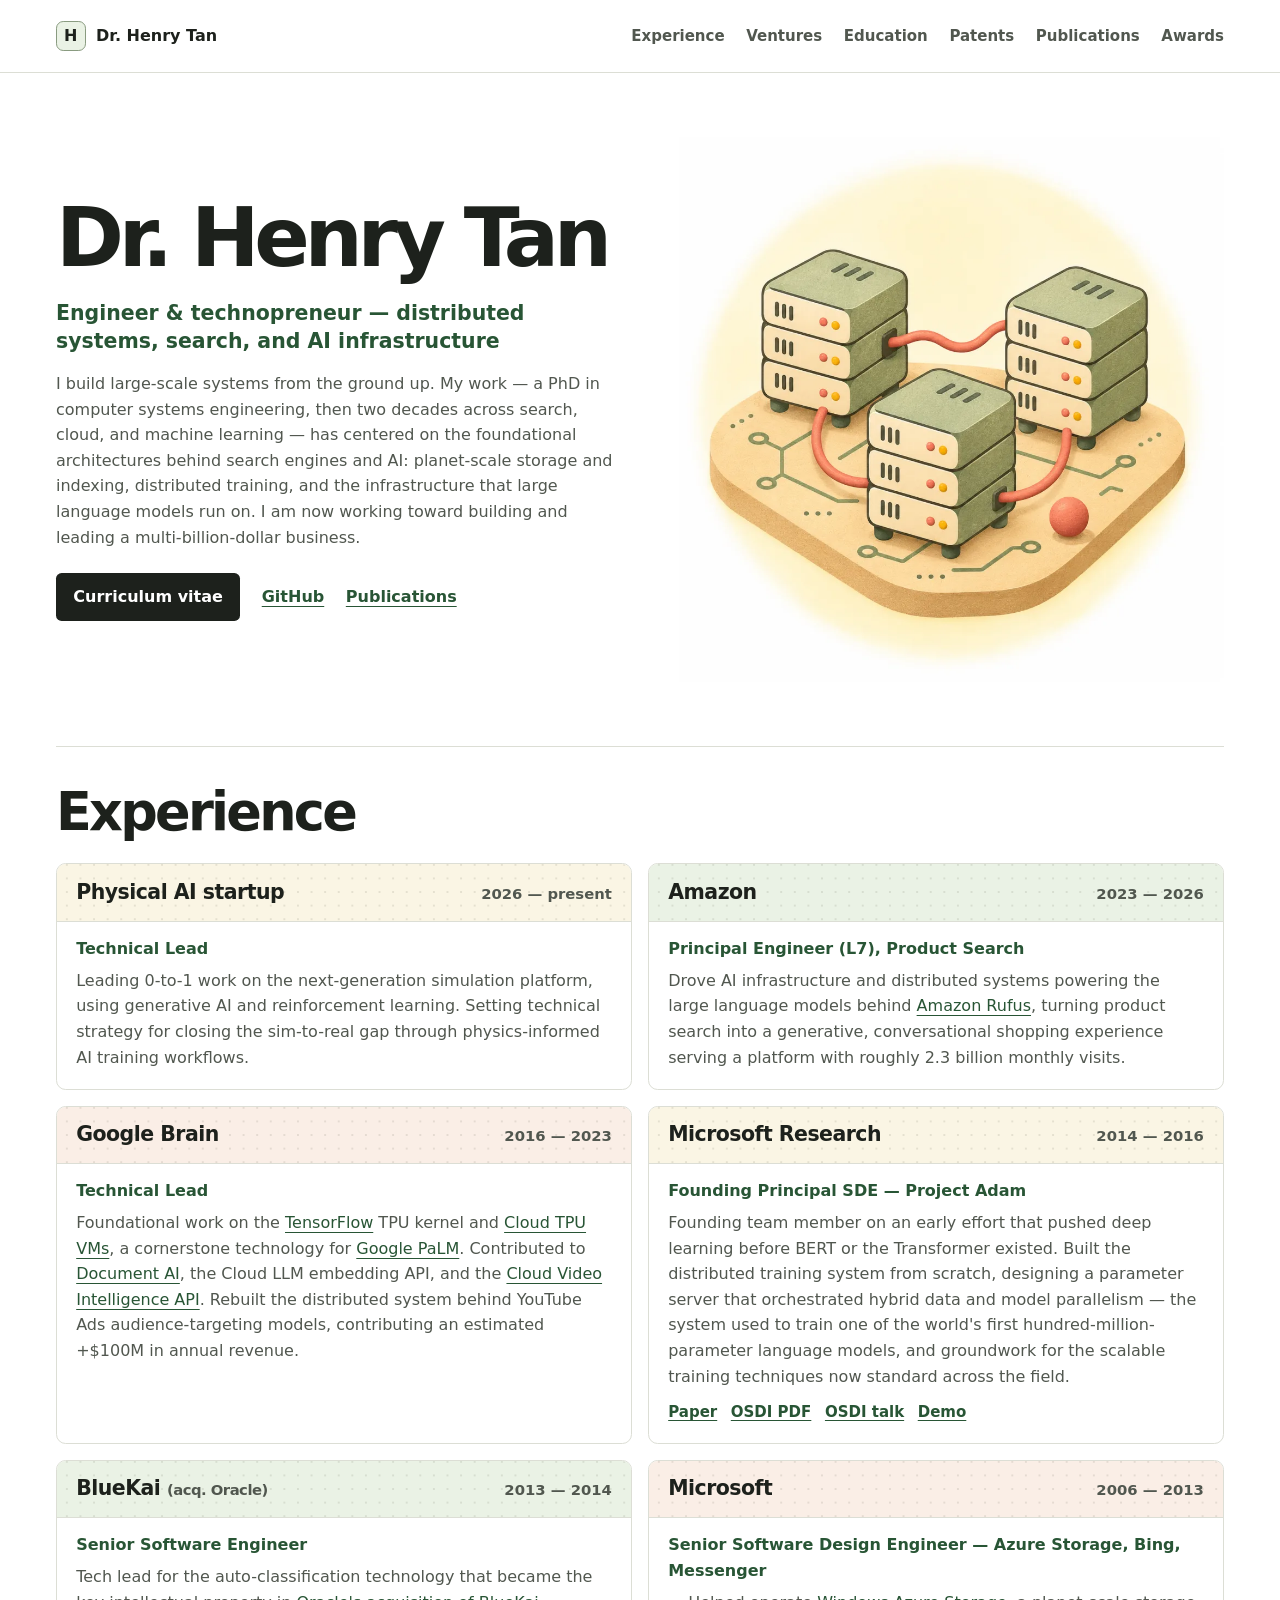
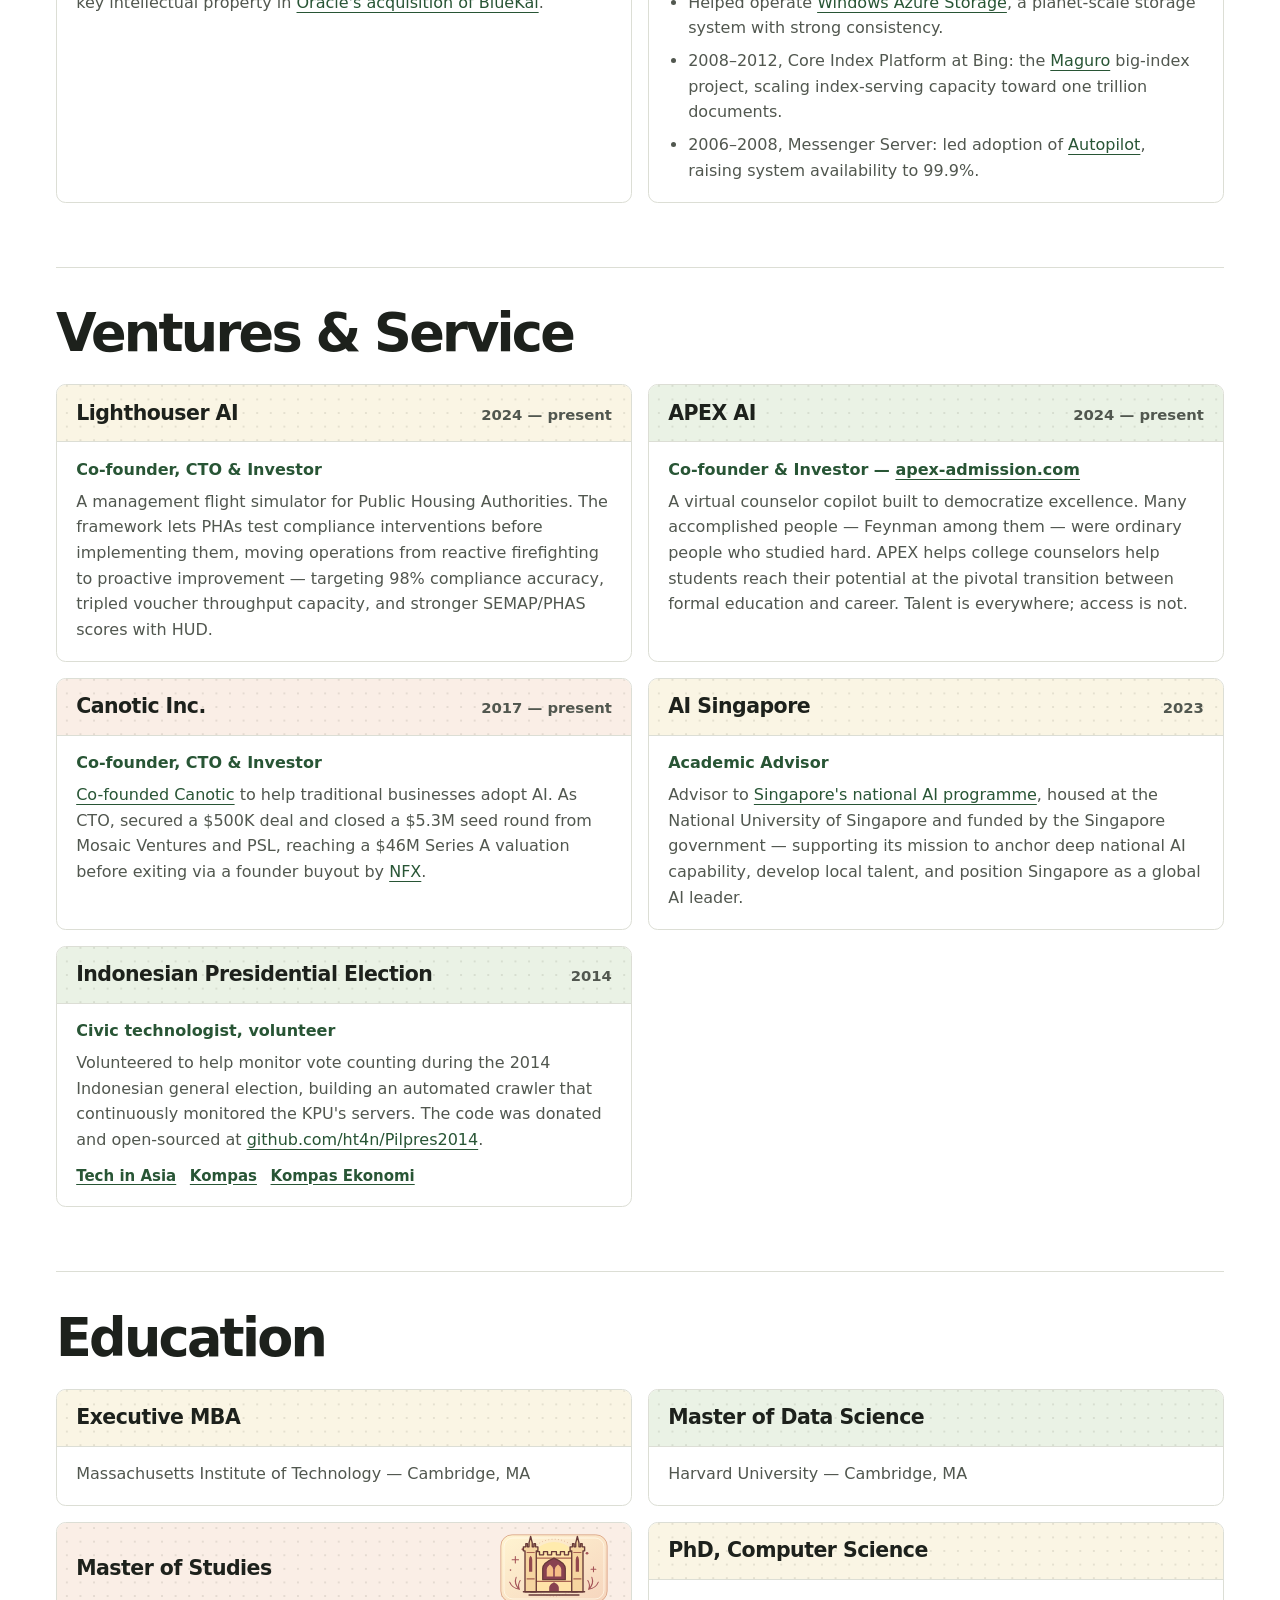
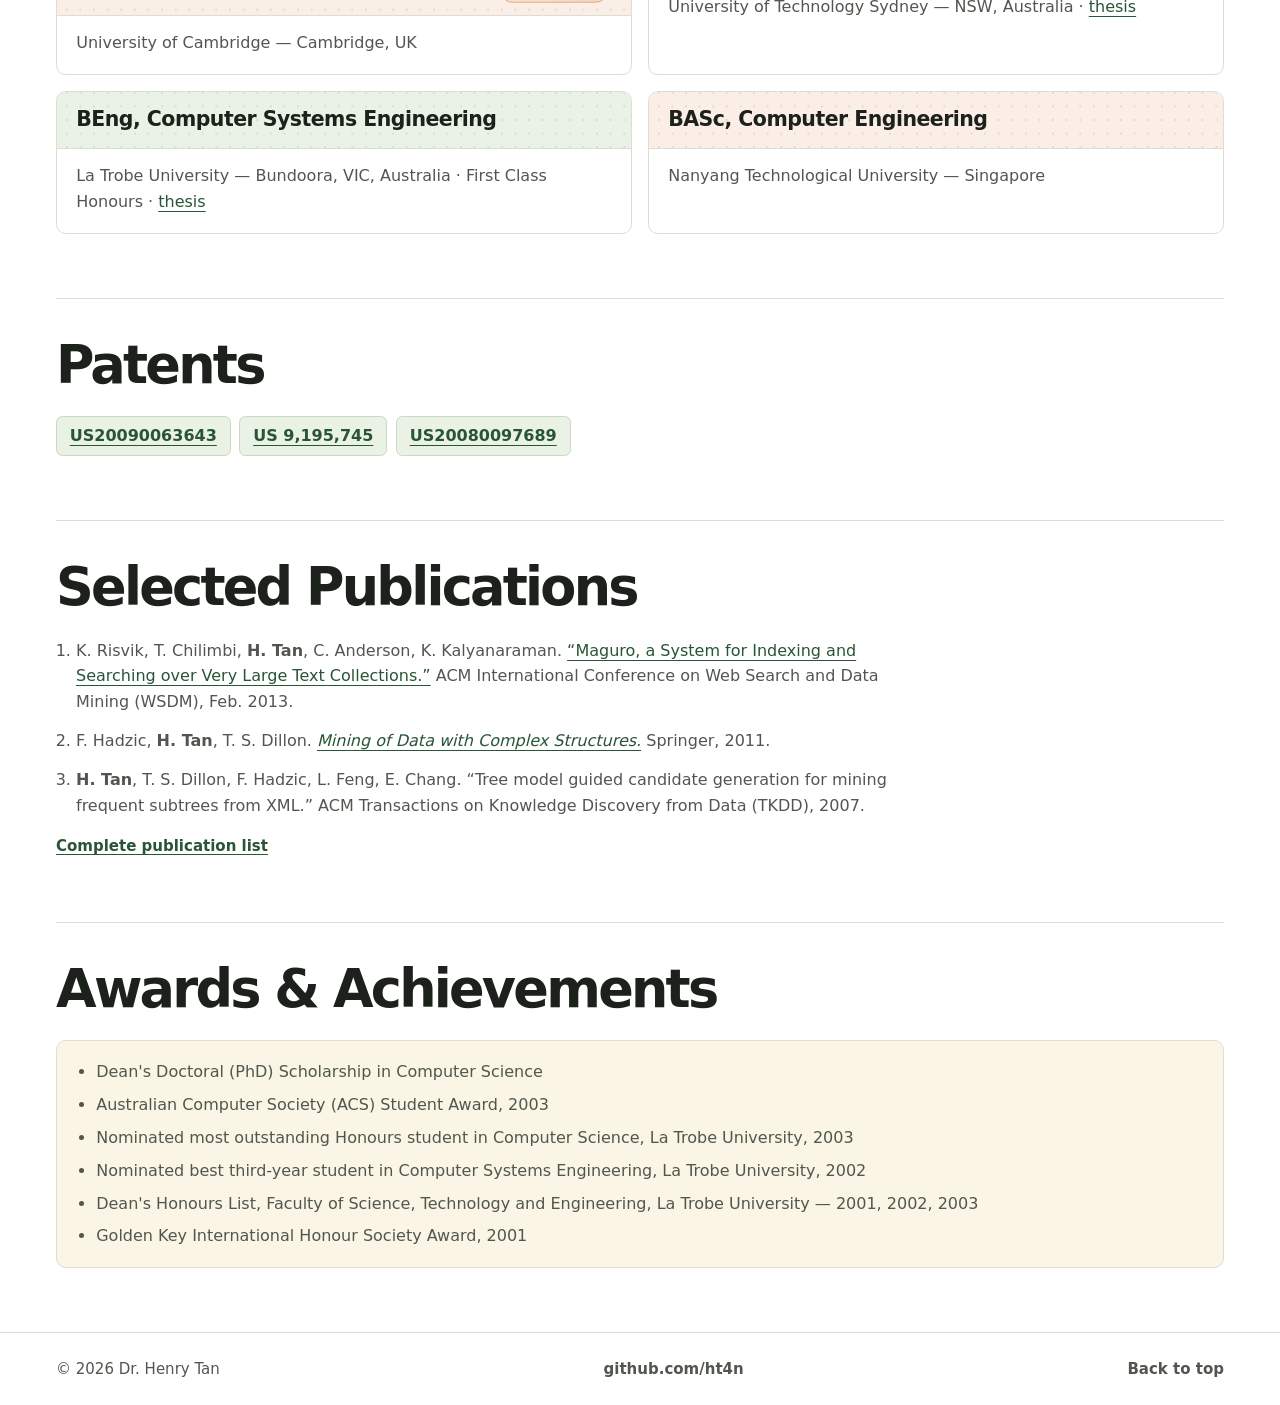
<file: index.html>
<!doctype html>
<html lang="en">
<head>
<meta charset="utf-8">
<meta name="viewport" content="width=device-width, initial-scale=1">
<title>Dr. Henry Tan</title>
<meta name="description" content="Dr. Henry Tan — engineer and technopreneur working on large-scale distributed systems, search, and AI infrastructure. Amazon Rufus, Google Brain, Microsoft Research.">
<meta name="robots" content="index, follow">
<meta name="author" content="Dr. Henry Tan">
<meta property="og:title" content="Dr. Henry Tan">
<meta property="og:description" content="Engineer and technopreneur. Large-scale distributed systems, search, and AI infrastructure.">
<meta property="og:type" content="profile">
<link rel="canonical" href="https://henryinharvard.github.io/">
<meta property="og:url" content="https://henryinharvard.github.io/">
<link rel="stylesheet" href="styles.css">
<link rel="icon" href="data:image/svg+xml,<svg xmlns='http://www.w3.org/2000/svg' viewBox='0 0 100 100'><text y='.9em' font-size='90' font-family='Georgia,serif'>H</text></svg>">
</head>
<body id="top">
  <a class="skip-link" href="#main">Skip to content</a>
  <header class="site-header">
    <div class="page-width header-inner">
      <a class="wordmark" href="#top"><span class="mark" aria-hidden="true">H</span> Dr. Henry Tan</a>
      <nav class="site-nav" aria-label="Main navigation">
        <ul>
          <li><a href="#experience">Experience</a></li>
          <li><a href="#ventures">Ventures</a></li>
          <li><a href="#education">Education</a></li>
          <li><a href="#patents">Patents</a></li>
          <li><a href="#publications">Publications</a></li>
          <li><a href="#awards">Awards</a></li>
        </ul>
      </nav>
    </div>
  </header>

  <main class="page-width" id="main" tabindex="-1">
    <section class="hero" aria-labelledby="name">
      <div class="hero-copy">
        <h1 id="name">Dr. Henry Tan</h1>
        <p class="tagline">Engineer &amp; technopreneur — distributed systems, search, and AI infrastructure</p>
        <p class="lede">
          I build large-scale systems from the ground up. My work — a PhD in computer&nbsp;systems
          engineering, then two decades across search, cloud, and machine learning — has centered on the
          foundational architectures behind search engines and AI: planet-scale storage and indexing,
          distributed training, and the infrastructure that large language models run on. I am now
          working toward building and leading a multi-billion-dollar business.
        </p>
        <ul class="contact">
          <li><a class="button" href="#experience">Curriculum vitae</a></li>
          <li><a href="https://github.com/ht4n">GitHub</a></li>
          <li><a href="https://gist.github.com/htansetiawan/162a0cef9d642985502d85c809ff9d5e">Publications</a></li>
        </ul>
      </div>
      <img class="hero-art" src="assets/distributed-systems.webp" width="1000" height="1000" alt="Illustration of interconnected server racks on a circuit board" fetchpriority="high">
    </section>

    <section id="experience">
      <h2>Experience</h2>
      <div class="entry-grid">
        <article class="entry">
          <div class="entry-head">
            <h3>Physical AI startup</h3>
            <span class="dates">2026 — present</span>
          </div>
          <p class="role">Technical Lead</p>
          <p class="body">
            Leading 0-to-1 work on the next-generation simulation platform, using generative AI and
            reinforcement learning. Setting technical strategy for closing the sim-to-real gap
            through physics-informed AI training workflows.
          </p>
        </article>

        <article class="entry">
          <div class="entry-head">
            <h3>Amazon</h3>
            <span class="dates">2023 — 2026</span>
          </div>
          <p class="role">Principal Engineer (L7), Product Search</p>
          <p class="body">
            Drove AI infrastructure and distributed systems powering the large language models behind
            <a href="https://www.aboutamazon.com/news/retail/amazon-rufus">Amazon Rufus</a>, turning
            product search into a generative, conversational shopping experience serving a platform with
            roughly 2.3&nbsp;billion monthly visits.
          </p>
        </article>

        <article class="entry">
          <div class="entry-head">
            <h3>Google Brain</h3>
            <span class="dates">2016 — 2023</span>
          </div>
          <p class="role">Technical Lead</p>
          <p class="body">
            Foundational work on the
            <a href="https://www.tensorflow.org/">TensorFlow</a> TPU kernel and
            <a href="https://cloud.google.com/blog/products/compute/introducing-cloud-tpu-vms">Cloud TPU VMs</a>,
            a cornerstone technology for
            <a href="https://ai.google/discover/palm2/">Google PaLM</a>. Contributed to
            <a href="https://cloud.google.com/document-ai?hl=en">Document AI</a>, the Cloud LLM
            embedding API, and the
            <a href="https://cloud.google.com/video-intelligence?hl=en">Cloud Video Intelligence API</a>.
            Rebuilt the distributed system behind YouTube Ads audience-targeting models, contributing
            an estimated +$100M in annual revenue.
          </p>
        </article>

        <article class="entry">
          <div class="entry-head">
            <h3>Microsoft Research</h3>
            <span class="dates">2014 — 2016</span>
          </div>
          <p class="role">Founding Principal SDE — Project Adam</p>
          <p class="body">
            Founding team member on an early effort that pushed deep learning before BERT or the
            Transformer existed. Built the distributed training system from scratch, designing a
            parameter server that orchestrated hybrid data and model parallelism — the system used to
            train one of the world's first hundred-million-parameter language models, and groundwork
            for the scalable training techniques now standard across the field.
          </p>
          <p class="refs">
            <a href="https://www.microsoft.com/en-us/research/publication/project-adam-building-efficient-scalable-deep-learning-training-system/">Paper</a>
            <a href="https://www.usenix.org/system/files/conference/osdi14/osdi14-paper-chilimbi.pdf">OSDI PDF</a>
            <a href="https://www.youtube.com/watch?v=ylw8wCeqZuw">OSDI talk</a>
            <a href="https://www.youtube.com/watch?v=zOPIvC0MlA4">Demo</a>
          </p>
        </article>

        <article class="entry">
          <div class="entry-head">
            <h3>BlueKai <span class="org-note">(acq. Oracle)</span></h3>
            <span class="dates">2013 — 2014</span>
          </div>
          <p class="role">Senior Software Engineer</p>
          <p class="body">
            Tech lead for the auto-classification technology that became the key intellectual property
            in <a href="https://www.oracle.com/cx/marketing/data-management-platform/">Oracle's acquisition of BlueKai</a>.
          </p>
        </article>

        <article class="entry">
          <div class="entry-head">
            <h3>Microsoft</h3>
            <span class="dates">2006 — 2013</span>
          </div>
          <p class="role">Senior Software Design Engineer — Azure Storage, Bing, Messenger</p>
          <ul class="plain">
            <li>Helped operate <a href="https://azure.microsoft.com/en-us/blog/sosp-paper-windows-azure-storage-a-highly-available-cloud-storage-service-with-strong-consistency/">Windows Azure Storage</a>, a planet-scale storage system with strong consistency.</li>
            <li>2008–2012, Core Index Platform at Bing: the <a href="https://www.microsoft.com/en-us/research/publication/maguro-system-indexing-searching-large-text-collections/">Maguro</a> big-index project, scaling index-serving capacity toward one trillion documents.</li>
            <li>2006–2008, Messenger Server: led adoption of <a href="https://www.microsoft.com/en-us/research/publication/autopilot-automatic-data-center-management/">Autopilot</a>, raising system availability to 99.9%.</li>
          </ul>
        </article>
      </div>
    </section>

    <section id="ventures">
      <h2>Ventures &amp; Service</h2>
      <div class="entry-grid">
        <article class="entry">
          <div class="entry-head">
            <h3>Lighthouser AI</h3>
            <span class="dates">2024 — present</span>
          </div>
          <p class="role">Co-founder, CTO &amp; Investor</p>
          <p class="body">
            A management flight simulator for Public Housing Authorities. The framework lets PHAs test
            compliance interventions before implementing them, moving operations from reactive
            firefighting to proactive improvement — targeting 98% compliance accuracy, tripled voucher
            throughput capacity, and stronger SEMAP/PHAS scores with HUD.
          </p>
        </article>

        <article class="entry">
          <div class="entry-head">
            <h3>APEX AI</h3>
            <span class="dates">2024 — present</span>
          </div>
          <p class="role">Co-founder &amp; Investor — <a href="http://apex-admission.com">apex-admission.com</a></p>
          <p class="body">
            A virtual counselor copilot built to democratize excellence. Many accomplished people —
            Feynman among them — were ordinary people who studied hard. APEX helps college counselors
            help students reach their potential at the pivotal transition between formal education and
            career. Talent is everywhere; access is not.
          </p>
        </article>

        <article class="entry">
          <div class="entry-head">
            <h3>Canotic Inc.</h3>
            <span class="dates">2017 — present</span>
          </div>
          <p class="role">Co-founder, CTO &amp; Investor</p>
          <p class="body">
            <a href="https://www.geekwire.com/2018/former-mit-google-researchers-raise-5-3m-artificial-intellgience-compiler-startup-canotic/">Co-founded Canotic</a>
            to help traditional businesses adopt AI. As CTO, secured a $500K deal and closed a $5.3M
            seed round from Mosaic Ventures and PSL, reaching a $46M Series A valuation before exiting
            via a founder buyout by <a href="https://www.nfx.com/">NFX</a>.
          </p>
        </article>

        <article class="entry">
          <div class="entry-head">
            <h3>AI Singapore</h3>
            <span class="dates">2023</span>
          </div>
          <p class="role">Academic Advisor</p>
          <p class="body">
            Advisor to <a href="https://aisingapore.org/">Singapore's national AI programme</a>, housed
            at the National University of Singapore and funded by the Singapore government — supporting
            its mission to anchor deep national AI capability, develop local talent, and position
            Singapore as a global AI leader.
          </p>
        </article>

        <article class="entry">
          <div class="entry-head">
            <h3>Indonesian Presidential Election</h3>
            <span class="dates">2014</span>
          </div>
          <p class="role">Civic technologist, volunteer</p>
          <p class="body">
            Volunteered to help monitor vote counting during the 2014 Indonesian general election,
            building an automated crawler that continuously monitored the KPU's servers. The code was
            donated and open-sourced at
            <a href="https://github.com/ht4n/Pilpres2014">github.com/ht4n/Pilpres2014</a>.
          </p>
          <p class="refs">
            <a href="https://www.techinasia.com/pilpres2014-open-source-indonesia-president-election-vote-counting-site">Tech in Asia</a>
            <a href="https://tekno.kompas.com/read/2014/07/20/15310027/Peneliti.Microsoft.ikut.Awasi.Hitung.Suara.Pilpres.2014">Kompas</a>
            <a href="https://ekonomi.kompas.com/read/2014/07/23/10405767/Bikin.Bangga.Semangat.Kolaborasi.Teknologi.untuk.Pilpres.2014?page=all">Kompas Ekonomi</a>
          </p>
        </article>
      </div>
    </section>

    <section id="education">
      <h2>Education</h2>
      <div class="entry-grid">
        <article class="entry">
          <div class="entry-head">
            <h3>Executive MBA</h3>
          </div>
          <p class="edu-inst">Massachusetts Institute of Technology — Cambridge, MA</p>
        </article>

        <article class="entry">
          <div class="entry-head">
            <h3>Master of Data Science</h3>
          </div>
          <p class="edu-inst">Harvard University — Cambridge, MA</p>
        </article>

        <article class="entry">
          <div class="entry-head entry-head--illustrated">
            <h3>Master of Studies</h3>
            <img class="entry-art" src="assets/cambridge-chapel.svg" width="144" height="96" alt="" loading="lazy">
          </div>
          <p class="edu-inst">University of Cambridge — Cambridge, UK</p>
        </article>

        <article class="entry">
          <div class="entry-head">
            <h3>PhD, Computer Science</h3>
          </div>
          <p class="edu-inst">
            University of Technology Sydney — NSW, Australia ·
            <a href="https://opus.lib.uts.edu.au/handle/10453/37381">thesis</a>
          </p>
        </article>

        <article class="entry">
          <div class="entry-head">
            <h3>BEng, Computer Systems Engineering</h3>
          </div>
          <p class="edu-inst">
            La Trobe University — Bundoora, VIC, Australia · First Class Honours ·
            <a href="https://app.box.com/s/bvx2cashpu587sfx6hl5">thesis</a>
          </p>
        </article>

        <article class="entry">
          <div class="entry-head">
            <h3>BASc, Computer Engineering</h3>
          </div>
          <p class="edu-inst">Nanyang Technological University — Singapore</p>
        </article>
      </div>
    </section>

    <section id="patents">
      <h2>Patents</h2>
      <ul class="chips">
        <li><a href="https://patents.google.com/patent/US20090063643">US20090063643</a></li>
        <li><a href="https://patents.justia.com/patent/9195745">US 9,195,745</a></li>
        <li><a href="https://patents.justia.com/patent/20080097689">US20080097689</a></li>
      </ul>
    </section>

    <section id="publications">
      <h2>Selected Publications</h2>
      <ol class="pubs">
        <li>
          K. Risvik, T. Chilimbi, <strong>H. Tan</strong>, C. Anderson, K. Kalyanaraman.
          <a href="http://research.microsoft.com/~trishulc/papers/Maguro.pdf">“Maguro, a System for Indexing and Searching over Very Large Text Collections.”</a>
          ACM International Conference on Web Search and Data Mining (WSDM), Feb. 2013.
        </li>
        <li>
          F. Hadzic, <strong>H. Tan</strong>, T. S. Dillon.
          <a href="https://link.springer.com/book/10.1007/978-3-642-17557-2"><em>Mining of Data with Complex Structures.</em></a>
          Springer, 2011.
        </li>
        <li>
          <strong>H. Tan</strong>, T. S. Dillon, F. Hadzic, L. Feng, E. Chang.
          “Tree model guided candidate generation for mining frequent subtrees from XML.”
          ACM Transactions on Knowledge Discovery from Data (TKDD), 2007.
        </li>
      </ol>
      <p class="refs publication-list">
        <a href="https://gist.github.com/htansetiawan/162a0cef9d642985502d85c809ff9d5e">Complete publication list</a>
      </p>
    </section>

    <section id="awards">
      <h2>Awards &amp; Achievements</h2>
      <ul class="plain">
        <li>Dean's Doctoral (PhD) Scholarship in Computer Science</li>
        <li>Australian Computer Society (ACS) Student Award, 2003</li>
        <li>Nominated most outstanding Honours student in Computer Science, La Trobe University, 2003</li>
        <li>Nominated best third-year student in Computer Systems Engineering, La Trobe University, 2002</li>
        <li>Dean's Honours List, Faculty of Science, Technology and Engineering, La Trobe University — 2001, 2002, 2003</li>
        <li>Golden Key International Honour Society Award, 2001</li>
      </ul>
    </section>
  </main>

  <footer class="site-footer">
    <div class="page-width footer-inner">
      <span>© <span id="year">2026</span> Dr. Henry Tan</span>
      <span><a href="https://github.com/ht4n">github.com/ht4n</a></span>
      <a href="#top">Back to top</a>
    </div>
  </footer>
  <script>
    document.getElementById('year').textContent = new Date().getFullYear();
  </script>
</body>
</html>
</file>
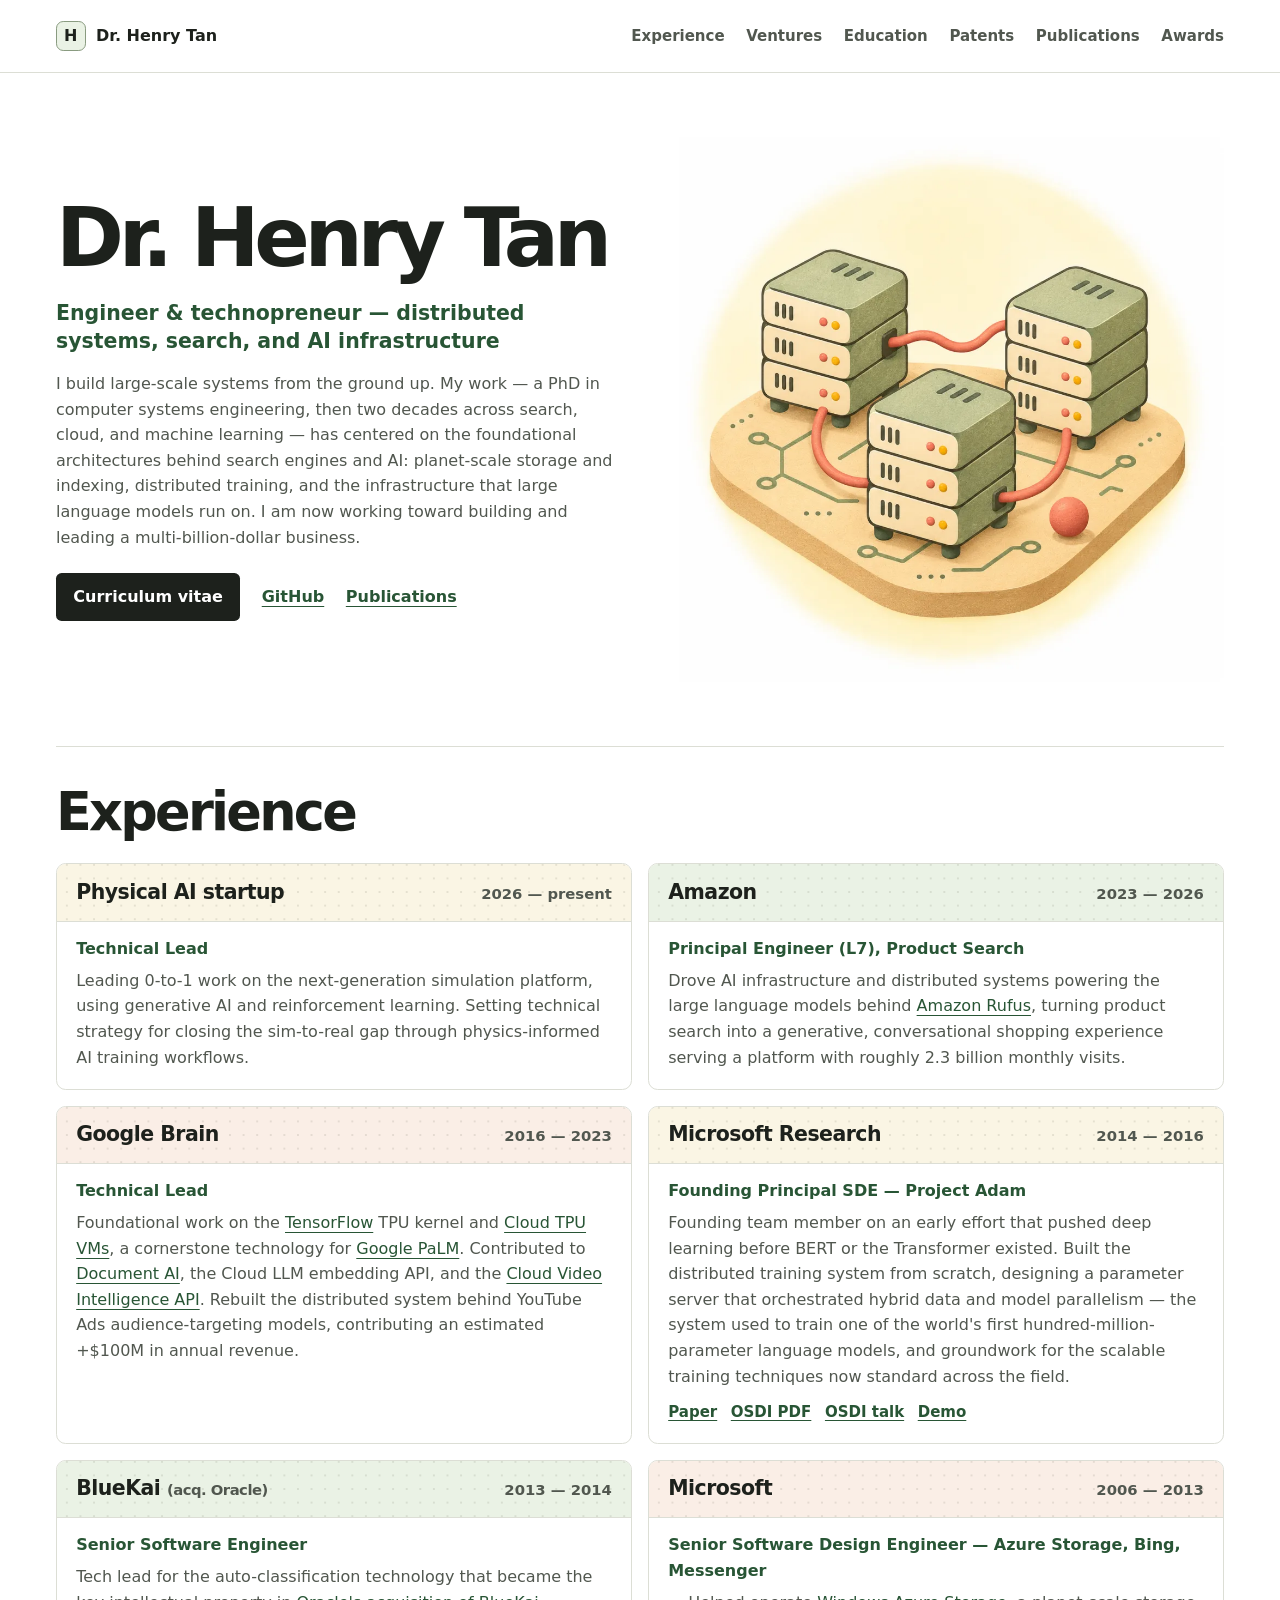
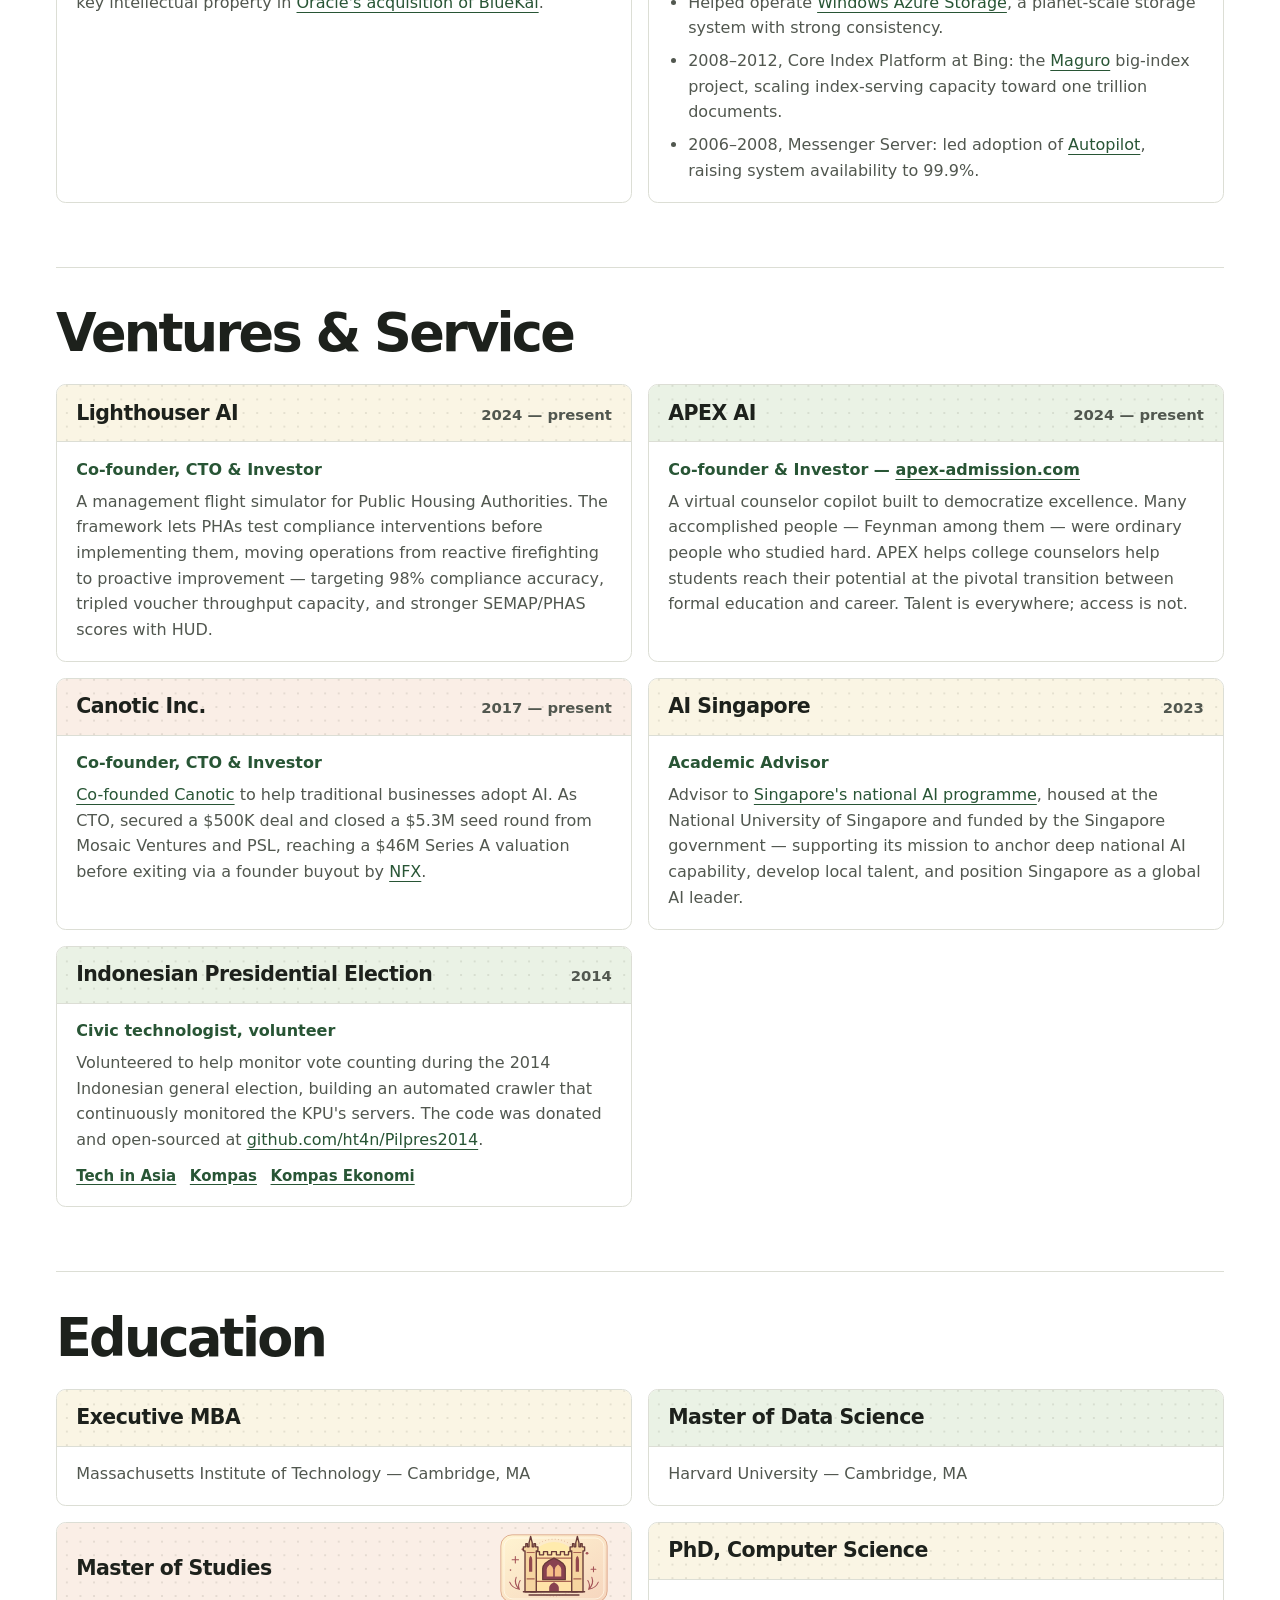
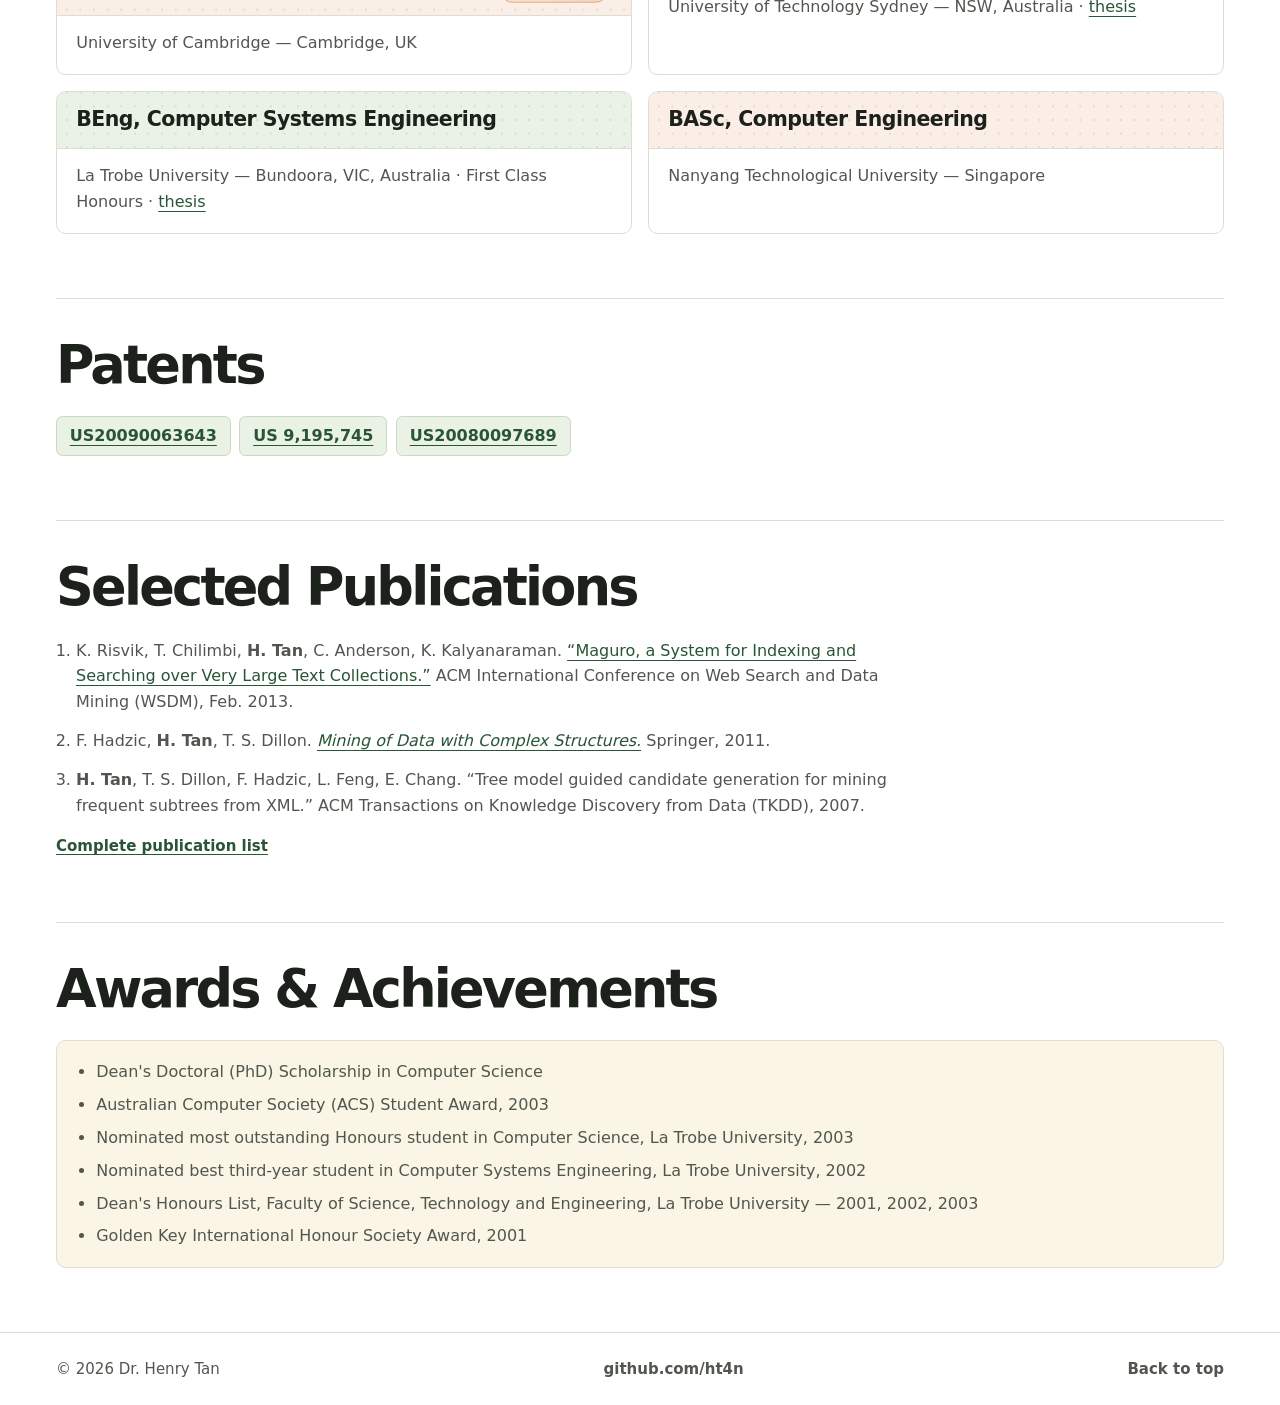
<file: home/index.html>
<!doctype html>
<html lang="en">
<head>
  <meta charset="utf-8">
  <meta name="viewport" content="width=device-width, initial-scale=1">
  <meta name="robots" content="noindex">
  <link rel="canonical" href="https://henryinharvard.github.io/">
  <title>Dr. Henry Tan</title>
  <script>location.replace("../" + location.search + location.hash);</script>
  <noscript><meta http-equiv="refresh" content="0; url=../"></noscript>
</head>
<body>
  <p><a href="../">Continue to the homepage</a></p>
</body>
</html>
</file>
<file: styles.css>
:root {
  color-scheme: light;
  font-family: system-ui, sans-serif;
  --ink: #1d211c;
  --muted: #51574f;
  --line: #dcded5;
  --green: #285535;
  --yellow: #fae5a1;
  --sage: #eaf2e5;
  --peach: #faeee6;
  --cream: #faf5e4;
  --page-width: 73rem;
}

*, *::before, *::after {
  box-sizing: border-box;
}

html {
  scroll-behavior: smooth;
}

body {
  margin: 0;
  background: white;
  color: var(--ink);
  line-height: 1.6;
}

h1, h2, h3, p {
  margin: 0;
}

a {
  color: var(--green);
  text-underline-offset: .22em;
  overflow-wrap: anywhere;
}

a:hover {
  color: var(--ink);
}

a:focus-visible {
  outline: 2px solid var(--green);
  outline-offset: 4px;
}

.page-width {
  width: min(var(--page-width), calc(100% - 5rem));
  margin-inline: auto;
}

.skip-link {
  position: absolute;
  z-index: 1;
  inset: .75rem auto auto .75rem;
  padding: .5rem .85rem;
  border-radius: .35rem;
  color: var(--ink);
  background: var(--yellow);
  transform: translateY(-200%);
}

.skip-link:focus {
  transform: none;
}

.site-header {
  border-bottom: 1px solid var(--line);
}

.header-inner, .footer-inner {
  display: flex;
  align-items: center;
  justify-content: space-between;
  gap: .75rem 1.5rem;
  min-height: 4.5rem;
}

.wordmark {
  display: inline-flex;
  align-items: center;
  gap: .65rem;
  color: var(--ink);
  font-weight: 760;
  text-decoration: none;
  white-space: nowrap;
}

.mark {
  display: grid;
  place-items: center;
  width: 1.85rem;
  aspect-ratio: 1;
  border: 1px solid #899b80;
  border-radius: .45rem;
  background: var(--sage);
}

.site-nav ul, .contact, .chips {
  display: flex;
  flex-wrap: wrap;
  align-items: center;
  gap: .65rem 1.35rem;
  margin: 0;
  padding: 0;
  list-style: none;
}

.site-nav a, .site-footer a {
  color: var(--muted);
  font-size: .9375rem;
  font-weight: 630;
  text-decoration: none;
}

.site-nav a:hover, .site-footer a:hover {
  color: var(--ink);
  text-decoration: underline;
}

.hero {
  display: grid;
  grid-template-columns: minmax(0, 1.05fr) minmax(0, 1fr);
  align-items: center;
  gap: clamp(1.5rem, 4vw, 4rem);
  padding-block: clamp(2.5rem, 5vw, 5rem);
}

.hero h1 {
  font-size: clamp(3.25rem, 6.4vw, 6rem);
  font-weight: 820;
  letter-spacing: -.065em;
  line-height: .98;
}

.tagline {
  max-width: 33rem;
  margin-top: 1.3rem;
  color: var(--green);
  font-size: clamp(1.075rem, 1.6vw, 1.3rem);
  font-weight: 700;
  line-height: 1.4;
}

.lede {
  max-width: 35rem;
  margin-block: .95rem 1.4rem;
  color: var(--muted);
}

.contact {
  font-weight: 680;
}

.button {
  display: inline-block;
  padding: .72rem 1.08rem;
  border-radius: .35rem;
  background: var(--ink);
  color: white;
  text-decoration: none;
}

.button:hover {
  background: var(--green);
  color: white;
}

.hero-art {
  display: block;
  width: 100%;
  height: auto;
}

main > section[id] {
  padding-block: 2.35rem 0;
  border-top: 1px solid var(--line);
  scroll-margin-top: 1rem;
}

main > section[id] + section[id] {
  margin-top: clamp(2.65rem, 5vw, 4.5rem);
}

h2 {
  margin-bottom: 1.4rem;
  font-size: clamp(2rem, 4.1vw, 3.4rem);
  letter-spacing: -.052em;
  line-height: 1.08;
}

.entry-grid {
  display: grid;
  grid-template-columns: repeat(2, minmax(0, 1fr));
  gap: 1rem;
}

.entry, #awards .plain {
  overflow: hidden;
  border: 1px solid var(--line);
  border-radius: .6rem;
}

.entry {
  --card-color: var(--cream);
  padding-bottom: 1.15rem;
}

.entry:nth-child(3n + 2) {
  --card-color: var(--sage);
}

.entry:nth-child(3n + 3) {
  --card-color: var(--peach);
}

.entry-head {
  display: flex;
  flex-wrap: wrap;
  align-items: baseline;
  justify-content: space-between;
  gap: .25rem 1rem;
  padding: .95rem 1.2rem;
  border-bottom: 1px solid var(--line);
  background:
    radial-gradient(circle, #55554425 .65px, transparent 1px) right center / .85rem .85rem,
    var(--card-color);
}

.entry-head--illustrated {
  align-items: center;
  gap: .5rem;
}

.entry-art {
  display: block;
  width: clamp(4.25rem, 12vw, 7.25rem);
  height: auto;
  margin-block: -.5rem;
  margin-inline-start: auto;
}

h3 {
  font-size: 1.28rem;
  line-height: 1.25;
  letter-spacing: -.025em;
}

.org-note, .dates {
  color: var(--muted);
  font-size: .925rem;
  font-weight: 600;
}

.dates {
  font-variant-numeric: tabular-nums;
}

.entry > :not(.entry-head) {
  margin-inline: 1.2rem;
}

.role, .edu-inst {
  margin-top: .9rem;
}

.role {
  margin-bottom: .4rem;
  color: var(--green);
  font-weight: 670;
}

.body, .edu-inst, .plain, .pubs {
  color: var(--muted);
}

.plain, .pubs {
  margin-block: 0;
  padding-inline-start: 1.25rem;
}

.plain li + li, .pubs li + li {
  margin-top: .45rem;
}

.refs {
  display: flex;
  flex-wrap: wrap;
  gap: .25rem .85rem;
  margin-top: .7rem;
  font-size: .9375rem;
  font-weight: 650;
}

.chips {
  gap: .55rem;
}

.chips a {
  display: inline-block;
  padding: .4rem .8rem;
  border: 1px solid #cbd8c5;
  border-radius: .4rem;
  background: var(--sage);
  font-weight: 650;
}

.pubs {
  max-width: 55rem;
}

.pubs li + li {
  margin-top: .85rem;
}

.publication-list {
  margin-top: 1rem;
}

#awards .plain {
  padding: 1.15rem 1.2rem 1.15rem 2.45rem;
  background: var(--cream);
}

.site-footer {
  margin-top: clamp(2.65rem, 5vw, 4.5rem);
  border-top: 1px solid var(--line);
  color: var(--muted);
  font-size: .9375rem;
}

@media (max-width: 56rem) {
  .header-inner {
    flex-wrap: wrap;
    padding-block: .75rem;
  }

  .page-width {
    width: calc(100% - 3rem);
  }
}

@media (max-width: 44rem) {
  .hero, .entry-grid {
    grid-template-columns: minmax(0, 1fr);
  }

  .hero {
    gap: 0;
    padding-bottom: .75rem;
  }

  .hero-art {
    justify-self: center;
    max-width: 24rem;
  }
}

@media (max-width: 31rem) {
  .page-width {
    width: calc(100% - 2rem);
  }

  .site-nav ul {
    gap: .3rem 1rem;
  }

  .footer-inner {
    flex-wrap: wrap;
    justify-content: flex-start;
    padding-block: .75rem;
  }
}

@media (prefers-reduced-motion: reduce) {
  html {
    scroll-behavior: auto;
  }
}

@media print {
  .site-header, .hero-art, .contact, .site-footer a {
    display: none;
  }

  .page-width {
    width: 100%;
  }

  .hero, .entry-grid {
    display: block;
  }

  .hero {
    padding-block: 0 1rem;
  }

  .hero h1 {
    font-size: 26pt;
  }

  .entry {
    break-inside: avoid;
    margin-bottom: .5rem;
  }
}
</file>
